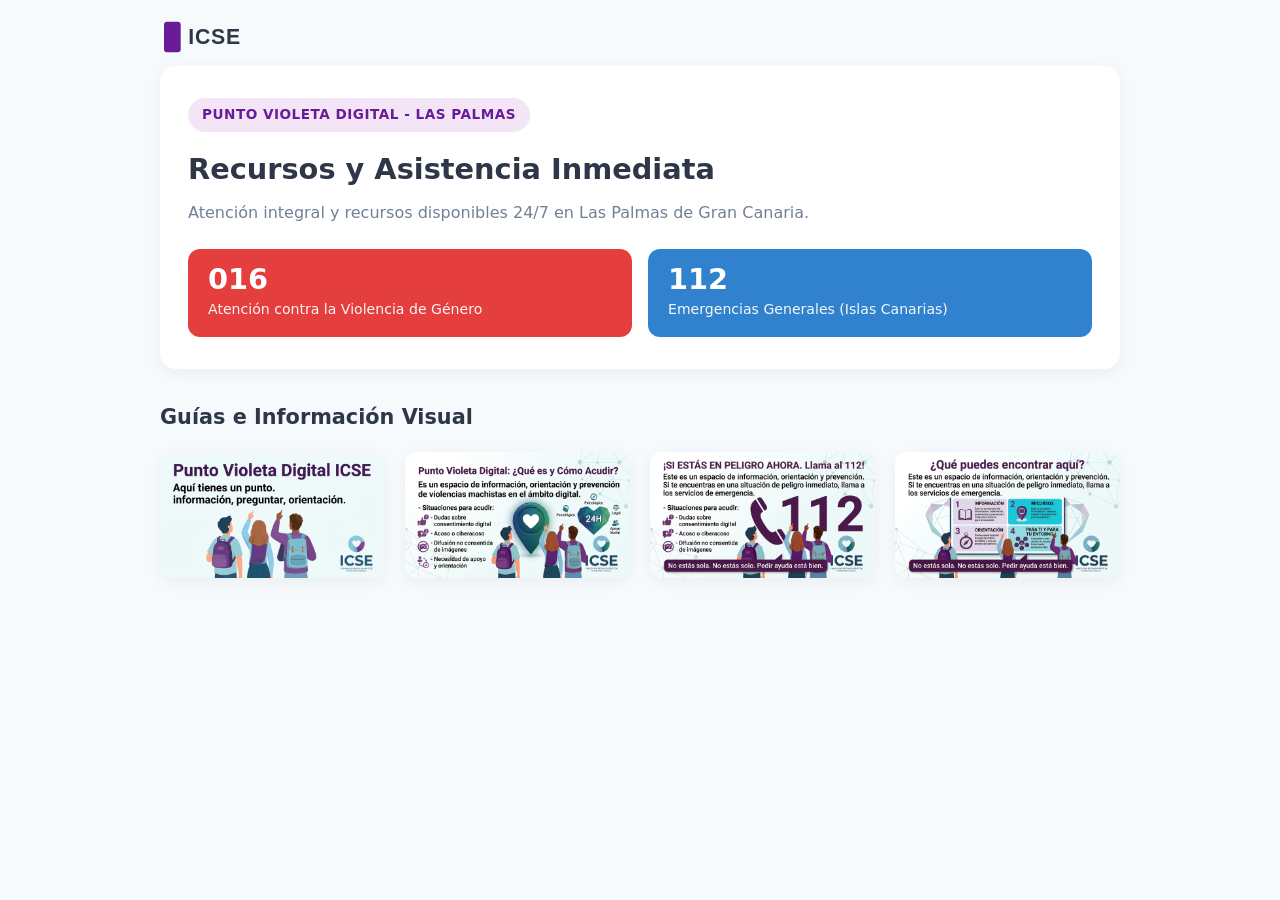
<file: index.html>
<!DOCTYPE html>
<html lang="es">
<head>
    <meta charset="UTF-8">
    <meta name="viewport" content="width=device-width, initial-scale=1.0">
    <title>Punto Violeta Digital - Las Palmas de Gran Canaria</title>
    <!-- Enlace al archivo CSS externo -->
    <link rel="stylesheet" href="style.css">
</head>
<body>

    <!-- CABECERA MINIMALISTA CON LOGO ICSE EN LA ESQUINA SUPERIOR IZQUIERDA -->
    <header class="header-top">
        <a href="#" class="logo-link" aria-label="Inicio ICSE">
            <!-- Logo oficial vectorizado de ICSE -->
            <svg class="logo-icse" viewBox="0 0 160 50" xmlns="http://www.w3.org/2000/svg" role="img" aria-label="Logo ICSE">
                <rect x="0" y="5" width="22" height="40" rx="4" fill="#6A1B9A"/>
                <text x="32" y="34" font-family="'Segoe UI', Roboto, Helvetica, Arial, sans-serif" font-weight="800" font-size="28" fill="#2D3748" letter-spacing="1">ICSE</text>
            </svg>
        </a>
    </header>

    <main class="contenedor-principal">
        
        <!-- ZONA SUPERIOR: Información crítica y teléfonos de emergencia -->
        <section class="tarjeton header-emergencia">
            <span class="etiqueta-punto">Punto Violeta Digital - Las Palmas</span>
            <h1>Recursos y Asistencia Inmediata</h1>
            <p>Atención integral y recursos disponibles 24/7 en Las Palmas de Gran Canaria.</p>
            
            <div class="telefonos-grid">
                <a href="tel:016" class="btn-telefono urgente">
                    <strong>016</strong> <span>Atención contra la Violencia de Género</span>
                </a>
                <a href="tel:112" class="btn-telefono emergencia">
                    <strong>112</strong> <span>Emergencias Generales (Islas Canarias)</span>
                </a>
            </div>
        </section>

        <!-- ZONA INFERIOR: Cuadrícula (Grid) de viñetas estilo galería -->
        <section class="galeria-viñetas">
            <h2>Guías e Información Visual</h2>
            
            <div class="grid-viñetas">
                <!-- Viñeta 1 -->
                <div class="tarjeton-viñeta">
                    <img src="1.jpeg" alt="Viñeta informativa 1" class="img-viñeta">
                </div>
                <!-- Viñeta 2 -->
                <div class="tarjeton-viñeta">
                    <img src="2.jpeg" alt="Viñeta informativa 2" class="img-viñeta">
                </div>
                <!-- Viñeta 3 -->
                <div class="tarjeton-viñeta">
                    <img src="3.jpeg" alt="Viñeta informativa 3" class="img-viñeta">
                </div>
                <!-- Viñeta 4 -->
                <div class="tarjeton-viñeta">
                    <img src="4.jpeg" alt="Viñeta informativa 4" class="img-viñeta">
                </div>
            </div>
        </section>

    </main>

    <!-- Ventana modal global para ampliar cualquier viñeta al hacer clic -->
    <div id="modalImagen" class="modal">
        <span class="cerrar">&times;</span>
        <img class="modal-contenido" id="imgAmpliada" alt="Viñeta ampliada">
    </div>

    <!-- Enlace al archivo JavaScript externo -->
    <script src="script.js"></script>
</body>
</html>
</file>
<file: style.css>
/* ==========================================================================
   Variables Globales y Reset
   ========================================================================== */
:root {
    --color-violeta: #6A1B9A;
    --color-violeta-suave: #F3E5F5;
    --color-texto: #2D3748;
    --color-texto-secundario: #718096;
    --color-fondo: #F7FAFC;
    --color-blanco: #FFFFFF;
    --color-rojo-urgente: #E53E3E;
    --color-azul-emergencia: #3182CE;
    --sombra-suave: 0 4px 15px rgba(0, 0, 0, 0.05);
    --sombra-hover: 0 8px 25px rgba(0, 0, 0, 0.1);
    --radio-borde: 16px;
}

* {
    box-sizing: border-box;
    margin: 0;
    padding: 0;
}

body {
    font-family: system-ui, -apple-system, BlinkMacSystemFont, 'Segoe UI', Roboto, Oxygen, Ubuntu, Cantarell, sans-serif;
    background-color: var(--color-fondo);
    color: var(--color-texto);
    line-height: 1.6;
    padding-bottom: 40px;
}

/* ==========================================================================
   Header Superior con Logo ICSE
   ========================================================================== */
.header-top {
    display: flex;
    align-items: center;
    justify-content: flex-start;
    padding: 18px 24px 10px 24px;
    max-width: 1000px;
    margin: 0 auto;
}

.logo-link {
    display: inline-flex;
    align-items: center;
    text-decoration: none;
    transition: transform 0.2s ease, opacity 0.2s ease;
}

.logo-link:hover {
    transform: translateY(-1px);
    opacity: 0.9;
}

.logo-icse {
    height: 38px; /* Tamaño muy cómodo, discreto y no agresivo */
    width: auto;
    display: block;
}

/* ==========================================================================
   Contenedor Principal
   ========================================================================== */
.contenedor-principal {
    max-width: 1000px;
    margin: 0 auto;
    padding: 0 20px;
}

/* Tarjeta Principal de Emergencia */
.tarjeton {
    background-color: var(--color-blanco);
    border-radius: var(--radio-borde);
    padding: 32px 28px;
    box-shadow: var(--sombra-suave);
    margin-bottom: 32px;
}

.etiqueta-punto {
    display: inline-block;
    background-color: var(--color-violeta-suave);
    color: var(--color-violeta);
    font-weight: 700;
    font-size: 0.85rem;
    padding: 6px 14px;
    border-radius: 20px;
    margin-bottom: 14px;
    text-transform: uppercase;
    letter-spacing: 0.5px;
}

.header-emergencia h1 {
    font-size: 1.8rem;
    color: var(--color-texto);
    margin-bottom: 8px;
}

.header-emergencia p {
    color: var(--color-texto-secundario);
    font-size: 1rem;
    margin-bottom: 24px;
}

/* Botones de Teléfono */
.telefonos-grid {
    display: grid;
    grid-template-columns: repeat(auto-fit, minmax(260px, 1fr));
    gap: 16px;
}

.btn-telefono {
    display: flex;
    flex-direction: column;
    padding: 16px 20px;
    border-radius: 12px;
    text-decoration: none;
    color: var(--color-blanco);
    transition: transform 0.2s ease, box-shadow 0.2s ease;
}

.btn-telefono:hover {
    transform: translateY(-2px);
    box-shadow: var(--sombra-hover);
}

.btn-telefono.urgente {
    background-color: var(--color-rojo-urgente);
}

.btn-telefono.emergencia {
    background-color: var(--color-azul-emergencia);
}

.btn-telefono strong {
    font-size: 1.8rem;
    line-height: 1;
    margin-bottom: 4px;
}

.btn-telefono span {
    font-size: 0.88rem;
    opacity: 0.95;
}

/* ==========================================================================
   Galería de Viñetas
   ========================================================================== */
.galeria-viñetas h2 {
    font-size: 1.3rem;
    color: var(--color-texto);
    margin-bottom: 18px;
}

.grid-viñetas {
    display: grid;
    grid-template-columns: repeat(auto-fill, minmax(220px, 1fr));
    gap: 20px;
}

.tarjeton-viñeta {
    background-color: var(--color-blanco);
    border-radius: 12px;
    overflow: hidden;
    box-shadow: var(--sombra-suave);
    cursor: pointer;
    transition: transform 0.25s ease, box-shadow 0.25s ease;
}

.tarjeton-viñeta:hover {
    transform: translateY(-4px);
    box-shadow: var(--sombra-hover);
}

.img-viñeta {
    width: 100%;
    height: 100%;
    object-fit: cover;
    display: block;
}

/* ==========================================================================
   Modal para Ampliar Imágenes
   ========================================================================== */
.modal {
    display: none;
    position: fixed;
    z-index: 1000;
    left: 0;
    top: 0;
    width: 100%;
    height: 100%;
    background-color: rgba(0, 0, 0, 0.85);
    backdrop-filter: blur(4px);
    justify-content: center;
    align-items: center;
    padding: 20px;
}

.modal-contenido {
    max-width: 90%;
    max-height: 85vh;
    border-radius: 8px;
    box-shadow: 0 10px 30px rgba(0, 0, 0, 0.5);
    object-fit: contain;
}

.cerrar {
    position: absolute;
    top: 20px;
    right: 30px;
    color: #FFFFFF;
    font-size: 40px;
    font-weight: bold;
    cursor: pointer;
    transition: color 0.2s ease;
}

.cerrar:hover {
    color: var(--color-violeta-suave);
}

/* Responsive Móvil */
@media (max-width: 600px) {
    .header-top {
        padding: 14px 16px 8px 16px;
    }
    
    .logo-icse {
        height: 32px;
    }

    .tarjeton {
        padding: 24px 18px;
    }

    .header-emergencia h1 {
        font-size: 1.4rem;
    }

    .grid-viñetas {
        grid-template-columns: repeat(auto-fill, minmax(140px, 1fr));
        gap: 12px;
    }
}
</file>
